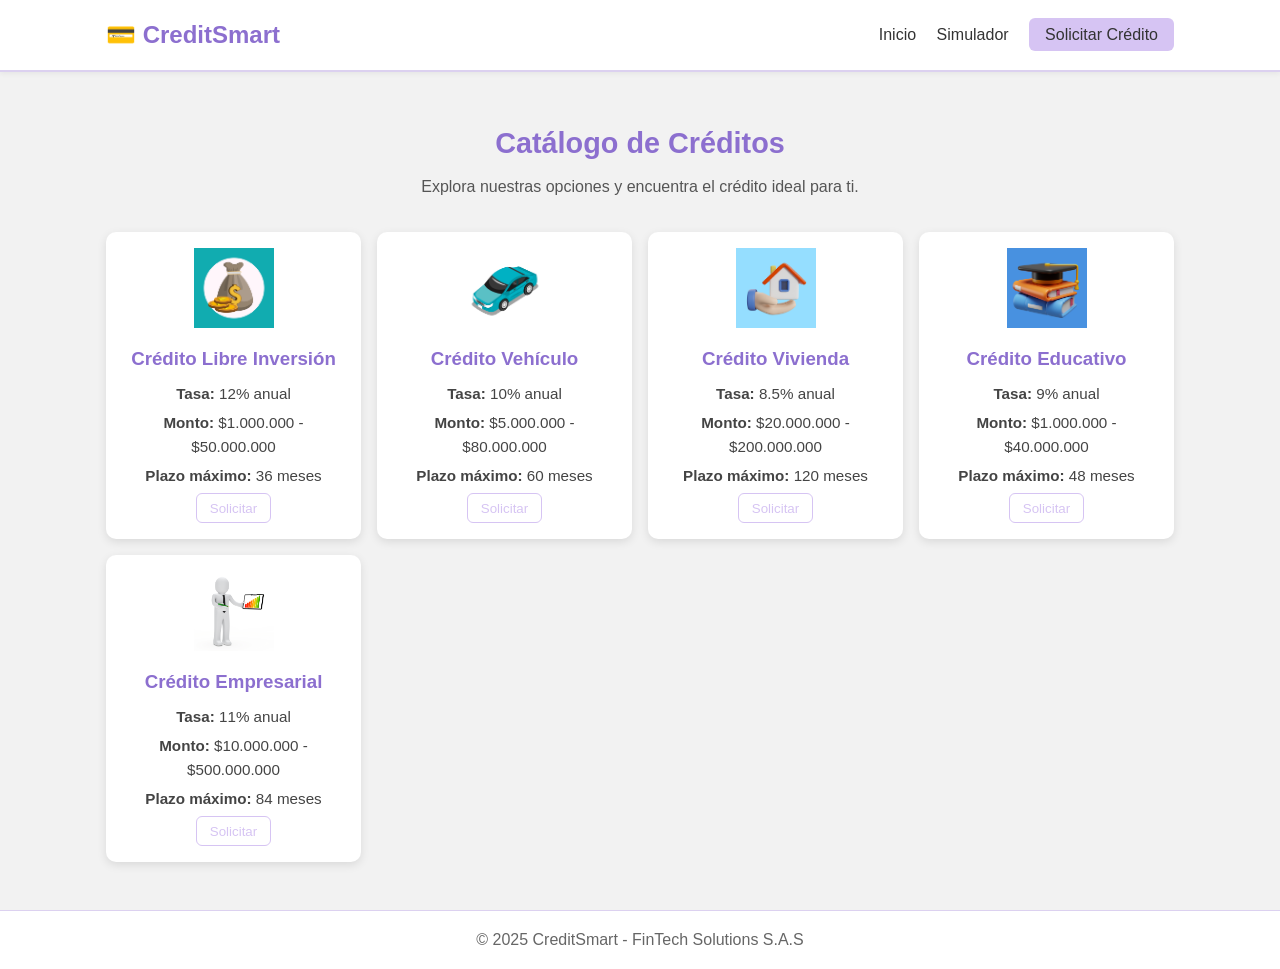
<file: index.html>
<!-- Commit 1: Estructura HTML de la página principal -->

<!doctype html>
<html lang="es">
<head>
  <meta charset="utf-8" />
  <meta name="viewport" content="width=device-width, initial-scale=1" />
  <title>CreditSmart - Catálogo de Créditos</title>
  <link rel="stylesheet" href="css/styles.css">
</head>

<body>
  <!-- Encabezado -->
  <header class="site-header">
    <div class="container header-inner">
      <h1 class="brand">💳 CreditSmart</h1>
      <nav class="main-nav">
        <a href="index.html">Inicio</a>
        <a href="simulador.html">Simulador</a>
        <a href="solicitar.html" class="btn-primary">Solicitar Crédito</a>
      </nav>
    </div>
  </header>

  <!-- Contenido principal -->
  <main class="container">
    <section class="hero">
      <h2>Catálogo de Créditos</h2>
      <p>Explora nuestras opciones y encuentra el crédito ideal para ti.</p>
    </section>

    <section class="cards-grid">
      <!-- Tarjeta 1 -->
      <article class="card">
        <img src="images/personal.jpg" alt="Crédito Libre Inversión">
        <h3>Crédito Libre Inversión</h3>
        <p><strong>Tasa:</strong> 12% anual</p>
        <p><strong>Monto:</strong> $1.000.000 - $50.000.000</p>
        <p><strong>Plazo máximo:</strong> 36 meses</p>
        <button class="btn-outline">Solicitar</button>
      </article>

      <!-- Tarjeta 2 -->
      <article class="card">
        <img src="images/vehiculo.jpg" alt="Crédito Vehículo">
        <h3>Crédito Vehículo</h3>
        <p><strong>Tasa:</strong> 10% anual</p>
        <p><strong>Monto:</strong> $5.000.000 - $80.000.000</p>
        <p><strong>Plazo máximo:</strong> 60 meses</p>
        <button class="btn-outline">Solicitar</button>
      </article>

      <!-- Tarjeta 3 -->
      <article class="card">
        <img src="images/vivienda.jpg" alt="Crédito Vivienda">
        <h3>Crédito Vivienda</h3>
        <p><strong>Tasa:</strong> 8.5% anual</p>
        <p><strong>Monto:</strong> $20.000.000 - $200.000.000</p>
        <p><strong>Plazo máximo:</strong> 120 meses</p>
        <button class="btn-outline">Solicitar</button>
      </article>

      <!-- Tarjeta 4 -->
      <article class="card">
        <img src="images/educativo.jpg" alt="Crédito Educativo">
        <h3>Crédito Educativo</h3>
        <p><strong>Tasa:</strong> 9% anual</p>
        <p><strong>Monto:</strong> $1.000.000 - $40.000.000</p>
        <p><strong>Plazo máximo:</strong> 48 meses</p>
        <button class="btn-outline">Solicitar</button>
      </article>

      <!-- Tarjeta 5 -->
      <article class="card">
        <img src="images/empresarial.jpg" alt="Crédito Empresarial">
        <h3>Crédito Empresarial</h3>
        <p><strong>Tasa:</strong> 11% anual</p>
        <p><strong>Monto:</strong> $10.000.000 - $500.000.000</p>
        <p><strong>Plazo máximo:</strong> 84 meses</p>
        <button class="btn-outline">Solicitar</button>
      </article>
    </section>
  </main>

  <!-- Pie de página -->
  <footer class="site-footer">
    <p>© 2025 CreditSmart - FinTech Solutions S.A.S</p>
  </footer>
</body>
</html>
</file>
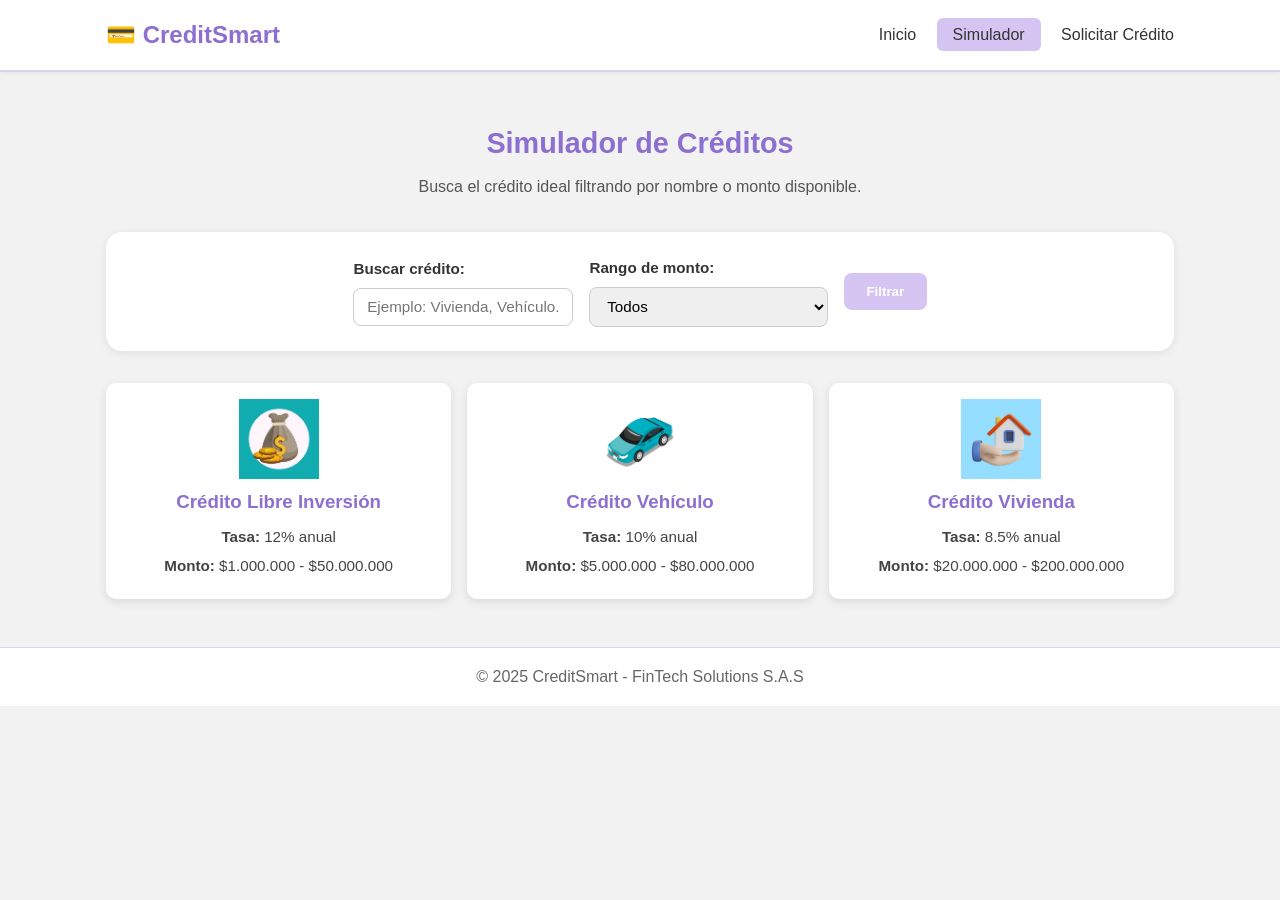
<file: simulador.html>
<body class="simulador-page">

<!doctype html>
<html lang="es">
<head>
  <meta charset="utf-8" />
  <meta name="viewport" content="width=device-width, initial-scale=1" />
  <title>Simulador de Créditos - CreditSmart</title>
  <link rel="stylesheet" href="css/styles.css">
</head>

<body>
  <!-- Encabezado -->
  <header class="site-header">
    <div class="container header-inner">
      <h1 class="brand">💳 CreditSmart</h1>
      <nav class="main-nav">
        <a href="index.html">Inicio</a>
        <a href="simulador.html" class="btn-primary">Simulador</a>
        <a href="solicitar.html">Solicitar Crédito</a>
      </nav>
    </div>
  </header>

  <!-- Contenido principal -->
  <main class="container">
    <section class="hero">
      <h2>Simulador de Créditos</h2>
      <p>Busca el crédito ideal filtrando por nombre o monto disponible.</p>
    </section>

    <!-- Formulario de búsqueda -->
    <form class="sim-form">
      <label>Buscar crédito:
        <input type="text" placeholder="Ejemplo: Vivienda, Vehículo...">
      </label>

      <label>Rango de monto:
        <select>
          <option>Todos</option>
          <option>$1.000.000 - $10.000.000</option>
          <option>$10.000.001 - $50.000.000</option>
          <option>$50.000.001 - $100.000.000</option>
          <option>Más de $100.000.000</option>
        </select>
      </label>

      <button type="button" class="btn-outline">Filtrar</button>
    </form>

    <!-- Resultados -->
    <section class="cards-grid">
      <article class="card">
        <img src="images/personal.jpg" alt="Crédito Libre Inversión">
        <h3>Crédito Libre Inversión</h3>
        <p><strong>Tasa:</strong> 12% anual</p>
        <p><strong>Monto:</strong> $1.000.000 - $50.000.000</p>
      </article>

      <article class="card">
        <img src="images/vehiculo.jpg" alt="Crédito Vehículo">
        <h3>Crédito Vehículo</h3>
        <p><strong>Tasa:</strong> 10% anual</p>
        <p><strong>Monto:</strong> $5.000.000 - $80.000.000</p>
      </article>

      <article class="card">
        <img src="images/vivienda.jpg" alt="Crédito Vivienda">
        <h3>Crédito Vivienda</h3>
        <p><strong>Tasa:</strong> 8.5% anual</p>
        <p><strong>Monto:</strong> $20.000.000 - $200.000.000</p>
      </article>
    </section>
  </main>

  <!-- Pie de página -->
  <footer class="site-footer">
    <p>© 2025 CreditSmart - FinTech Solutions S.A.S</p>
  </footer>
</body>
</html>
</file>
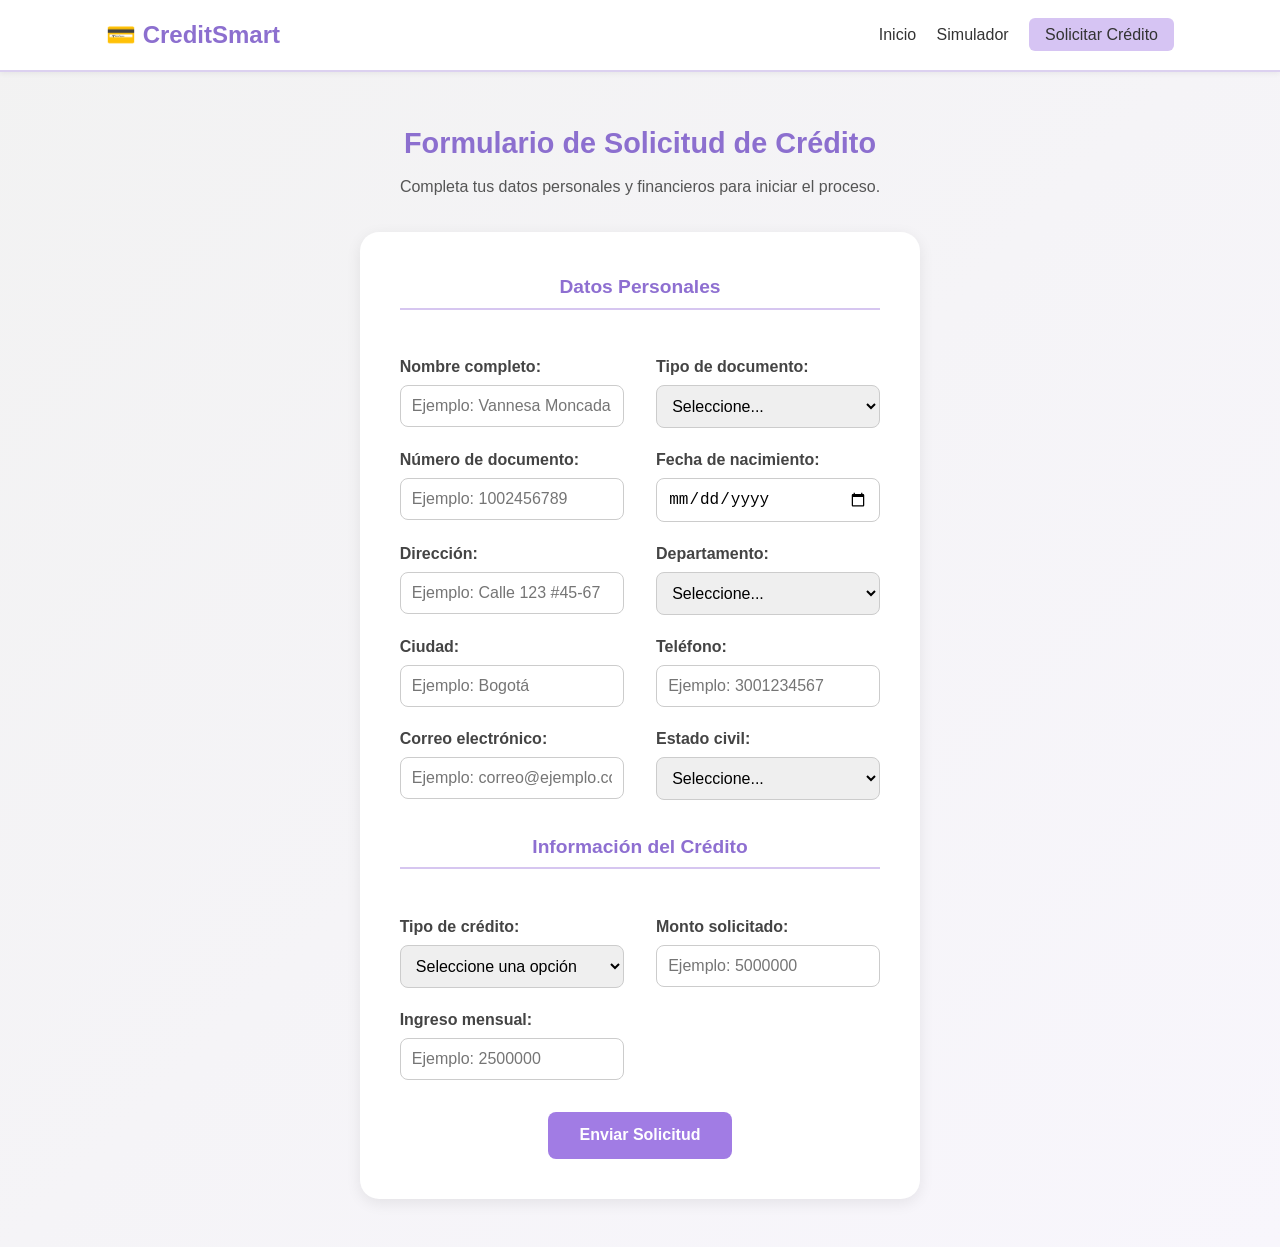
<file: solicitar.html>
<!doctype html>
<html lang="es">
<head>
  <meta charset="utf-8" />
  <meta name="viewport" content="width=device-width, initial-scale=1" />
  <title>Solicitar Crédito - CreditSmart</title>
  <link rel="stylesheet" href="css/styles.css">
</head>

<body class="solicitar-page">
  <!-- Encabezado -->
  <header class="site-header">
    <div class="container header-inner">
      <h1 class="brand">💳 CreditSmart</h1>
      <nav class="main-nav">
        <a href="index.html">Inicio</a>
        <a href="simulador.html">Simulador</a>
        <a href="solicitar.html" class="btn-primary">Solicitar Crédito</a>
      </nav>
    </div>
  </header>

  <!-- Contenido principal -->
  <main class="container">
    <section class="hero">
      <h2>Formulario de Solicitud de Crédito</h2>
      <p>Completa tus datos personales y financieros para iniciar el proceso.</p>
    </section>

    <!-- Formulario -->
     <!-- Commit 3: Formulario de solicitud completo -->

    <form class="credit-form">
  <h3><i class="fas fa-user"></i> Datos Personales</h3>

  <div class="form-section">
    <div class="form-group">
      <label>Nombre completo:</label>
      <input type="text" placeholder="Ejemplo: Vannesa Moncada">
    </div>

    <div class="form-group">
      <label>Tipo de documento:</label>
      <select>
        <option>Seleccione...</option>
        <option>Cédula de ciudadanía</option>
        <option>Cédula de extranjería</option>
        <option>Pasaporte</option>
      </select>
    </div>

    <div class="form-group">
      <label>Número de documento:</label>
      <input type="text" placeholder="Ejemplo: 1002456789">
    </div>

    <div class="form-group">
      <label>Fecha de nacimiento:</label>
      <input type="date">
    </div>

    <div class="form-group">
      <label>Dirección:</label>
      <input type="text" placeholder="Ejemplo: Calle 123 #45-67">
    </div>

    <div class="form-group">
      <label>Departamento:</label>
      <select>
        <option>Seleccione...</option>
        <option>Antioquia</option>
        <option>Cundinamarca</option>
        <option>Valle del Cauca</option>
      </select>
    </div>

    <div class="form-group">
      <label>Ciudad:</label>
      <input type="text" placeholder="Ejemplo: Bogotá">
    </div>

    <div class="form-group">
      <label>Teléfono:</label>
      <input type="text" placeholder="Ejemplo: 3001234567">
    </div>

    <div class="form-group">
      <label>Correo electrónico:</label>
      <input type="email" placeholder="Ejemplo: correo@ejemplo.com">
    </div>

    <div class="form-group">
      <label>Estado civil:</label>
      <select>
        <option>Seleccione...</option>
        <option>Soltero(a)</option>
        <option>Casado(a)</option>
        <option>Unión libre</option>
        <option>Divorciado(a)</option>
      </select>
    </div>
  </div>

  <h3><i class="fas fa-credit-card"></i> Información del Crédito</h3>

  <div class="form-section">
    <div class="form-group">
      <label>Tipo de crédito:</label>
      <select>
        <option>Seleccione una opción</option>
        <option>Libre inversión</option>
        <option>Vivienda</option>
        <option>Vehículo</option>
      </select>
    </div>

    <div class="form-group">
      <label>Monto solicitado:</label>
      <input type="number" placeholder="Ejemplo: 5000000">
    </div>

    <div class="form-group">
      <label>Ingreso mensual:</label>
      <input type="number" placeholder="Ejemplo: 2500000">
    </div>
  </div>

  <button type="submit">Enviar Solicitud</button>
</form>
</file>
<file: css/styles.css>
/* === RESET BÁSICO === */
* {
  box-sizing: border-box;
  margin: 0;
  padding: 0;
}

body {
  font-family: "Segoe UI", Arial, sans-serif;
  background-color: #f2f2f2; /* gris claro */
  color: #222;
  line-height: 1.6;
}

/* === COLORES PRINCIPALES === */
/* Commit 2: Estilos lavanda pastel actualizados */

:root {
  --color-principal: #d6c4f3; /* lavanda pastel */
  --color-principal-hover: #b29ddf; /* lavanda más oscuro */
  --color-titulos: #8c6fcf; /* lavanda profundo para títulos */
  --color-fondo: #f2f2f2; /* gris claro */
  --color-blanco: #ffffff;
  --color-borde: #dcd1f0;
  --color-texto: #333;
}

/* === CONTENEDOR GENERAL === */
.container {
  max-width: 1100px;
  margin: 0 auto;
  padding: 1rem;
}

/* === ENCABEZADO === */
.site-header {
  background: var(--color-blanco);
  border-bottom: 2px solid var(--color-borde);
  box-shadow: 0 2px 5px rgba(0, 0, 0, 0.05);
}

.header-inner {
  display: flex;
  align-items: center;
  justify-content: space-between;
}

.brand {
  color: var(--color-titulos);
  font-size: 1.5rem;
  font-weight: bold;
}

.main-nav a {
  text-decoration: none;
  margin-left: 1rem;
  color: var(--color-texto);
  font-weight: 500;
  transition: color 0.2s ease;
}

.main-nav a:hover {
  color: var(--color-titulos);
}

.btn-primary {
  background: var(--color-principal);
  color: #fff;
  padding: 0.5rem 1rem;
  border-radius: 6px;
  text-decoration: none;
  transition: background 0.2s;
}

.btn-primary:hover {
  background: var(--color-principal-hover);
}

/* === HERO === */
.hero {
  text-align: center;
  margin-top: 2rem;
  margin-bottom: 2rem;
}

.hero h2 {
  font-size: 1.8rem;
  color: var(--color-titulos);
}

.hero p {
  color: #555;
  margin-top: 0.5rem;
}

/* === CARDS GRID === */
.cards-grid {
  display: grid;
  grid-template-columns: repeat(auto-fit, minmax(250px, 1fr));
  gap: 1rem;
}

.card {
  background: var(--color-blanco);
  border-radius: 10px;
  box-shadow: 0 3px 10px rgba(0, 0, 0, 0.1);
  padding: 1rem;
  text-align: center;
  transition: transform 0.2s ease;
}

.card:hover {
  transform: translateY(-5px);
}

.card img {
  max-width: 80px;
  margin-bottom: 0.5rem;
}

.card h3 {
  color: var(--color-titulos);
  margin-bottom: 0.5rem;
}

.card p {
  font-size: 0.95rem;
  color: #444;
  margin-bottom: 0.3rem;
}

.btn-outline {
  border: 1px solid var(--color-principal);
  color: var(--color-principal);
  background: none;
  padding: 0.4rem 0.8rem;
  border-radius: 6px;
  cursor: pointer;
  transition: all 0.3s ease;
}

.btn-outline:hover {
  background: var(--color-principal);
  color: #fff;
}

/* === PIE DE PÁGINA === */
.site-footer {
  text-align: center;
  margin-top: 2rem;
  padding: 1rem;
  background: var(--color-blanco);
  color: #666;
  border-top: 1px solid var(--color-borde);
}

/* === RESPONSIVE === */
@media (max-width: 768px) {
  .header-inner {
    flex-direction: column;
    align-items: flex-start;
    gap: 0.5rem;
  }
}

/* ==== Estilos del Simulador ==== */
.sim-form {
  display: flex;
  flex-wrap: wrap;
  align-items: center;
  justify-content: center;
  gap: 1rem;
  background: var(--color-blanco);
  padding: 1.5rem;
  border-radius: 1rem;
  box-shadow: 0 2px 10px rgba(0, 0, 0, 0.08);
  margin-bottom: 2rem;
}

.sim-form label {
  display: flex;
  flex-direction: column;
  font-weight: 600;
  color: var(--color-texto);
  font-size: 0.95rem;
}

.sim-form input,
.sim-form select {
  margin-top: 0.4rem;
  padding: 0.6rem 0.8rem;
  border: 1px solid #ccc;
  border-radius: 0.5rem;
  font-size: 0.95rem;
  min-width: 220px;
  transition: border-color 0.2s;
}

.sim-form input:focus,
.sim-form select:focus {
  border-color: var(--color-principal);
  outline: none;
}

.sim-form button {
  padding: 0.7rem 1.4rem;
  background-color: var(--color-principal);
  color: #fff;
  border: none;
  border-radius: 0.5rem;
  cursor: pointer;
  font-weight: 600;
  transition: background-color 0.3s ease;
}

.sim-form button:hover {
  background-color: var(--color-principal-hover);
}

/* ==== Fondo solo para la página del simulador ==== */
.simulador-page {
  background-color: var(--color-fondo);
}

/* ==== Formulario de Solicitud ==== */
.credit-form {
  background: var(--color-blanco);
  padding: 2.5rem 3rem;
  border-radius: 1rem;
  box-shadow: 0 4px 15px rgba(0, 0, 0, 0.1);
  max-width: 700px;
  margin: 2rem auto;
  display: flex;
  flex-direction: column;
  gap: 1.2rem;
}

.credit-form h3 {
  text-align: center;
  color: var(--color-titulos);
  margin-bottom: 1rem;
}

.form-group {
  display: flex;
  flex-direction: column;
}

.form-group label {
  font-weight: 600;
  margin-bottom: 0.4rem;
  color: var(--color-texto);
}

.credit-form input,
.credit-form select,
.credit-form textarea {
  padding: 0.8rem;
  border: 1px solid #ccc;
  border-radius: 0.5rem;
  font-size: 1rem;
  transition: border-color 0.3s ease;
}

.credit-form input:focus,
.credit-form select:focus,
.credit-form textarea:focus {
  border-color: var(--color-principal);
  outline: none;
}

.credit-form button {
  align-self: center;
  background-color: var(--color-principal);
  color: #fff;
  border: none;
  padding: 0.9rem 2rem;
  border-radius: 0.5rem;
  cursor: pointer;
  font-size: 1rem;
  font-weight: 600;
  transition: background-color 0.3s ease, transform 0.2s ease;
}

.credit-form button:hover {
  background-color: var(--color-principal-hover);
  transform: scale(1.05);
}

.credit-form textarea {
  resize: none;
}

/* ==== Fondo general para solicitar crédito ==== */
.solicitar-page {
  background: linear-gradient(135deg, #f2f2f2, #f8f6fc);
  min-height: 100vh;
  display: flex;
  flex-direction: column;
}

/* ==== Autorización de datos personales ==== */
.consentimiento {
  grid-column: span 2;
  background: #f9f6ff;
  border: 1px solid var(--color-borde);
  padding: 1rem;
  border-radius: 0.6rem;
  font-size: 0.95rem;
  color: var(--color-texto);
}

.consentimiento input[type="checkbox"] {
  accent-color: var(--color-principal);
}

.nota-privacidad a {
  color: var(--color-titulos);
  text-decoration: none;
}

.nota-privacidad a:hover {
  text-decoration: underline;
}

/* ===== Organización del formulario en dos columnas ===== */
.credit-form {
  display: flex;
  flex-direction: column;
  gap: 2rem;
  background: #ffffff;
  padding: 2.5rem;
  border-radius: 1.2rem;
  box-shadow: 0 4px 15px rgba(0, 0, 0, 0.08);
}

.form-section {
  display: grid;
  grid-template-columns: 1fr 1fr;
  gap: 1.2rem 2rem;
}

.form-group label {
  font-weight: 600;
  color: #444;
  margin-bottom: 0.3rem;
}

.credit-form h3 {
  text-align: center;
  color: #8e6fd1; /* lavanda más oscuro */
  border-bottom: 2px solid #d6c6f0;
  padding-bottom: 0.3rem;
  margin-bottom: 0.8rem;
  font-size: 1.2rem;
}

.credit-form input,
.credit-form select {
  padding: 0.7rem;
  border: 1px solid #ccc;
  border-radius: 0.5rem;
  transition: border-color 0.3s;
}

.credit-form input:focus,
.credit-form select:focus {
  border-color: #a17ce4;
  outline: none;
  box-shadow: 0 0 4px rgba(161, 124, 228, 0.3);
}

.credit-form button {
  background-color: #a17ce4;
  color: white;
  border: none;
  border-radius: 0.5rem;
  padding: 0.9rem 2rem;
  cursor: pointer;
  font-size: 1rem;
  font-weight: 600;
  align-self: center;
  transition: background-color 0.3s ease;
}

.credit-form button:hover {
  background-color: #8b68ce;
}

/* Responsive */
@media (max-width: 768px) {
  .form-section {
    grid-template-columns: 1fr;
  }
}
</file>
